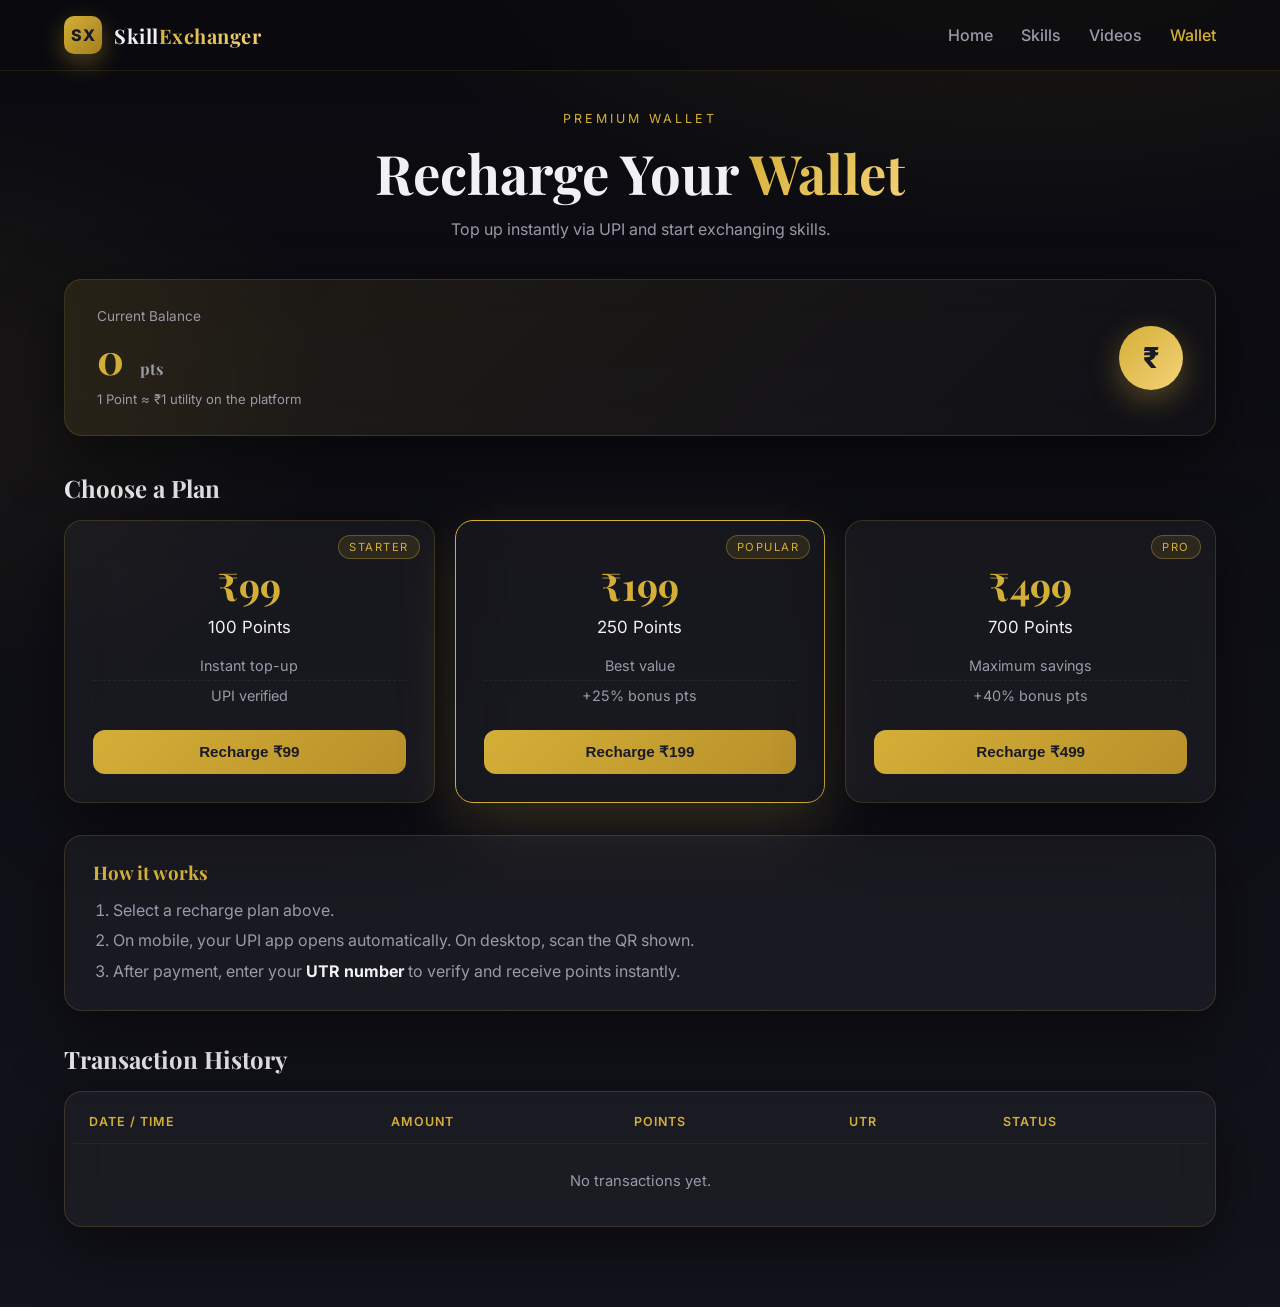
<file: public/recharge/index.html>
<!DOCTYPE html>
<html lang="en">
<head>
<meta charset="UTF-8" />
<meta name="viewport" content="width=device-width, initial-scale=1.0" />
<title>Skill Exchanger — Wallet Recharge</title>
<link rel="stylesheet" href="style.css" />
<link rel="preconnect" href="https://fonts.googleapis.com">
<link rel="preconnect" href="https://fonts.gstatic.com" crossorigin>
<link href="https://fonts.googleapis.com/css2?family=Playfair+Display:wght@700;800&family=Inter:wght@300;400;500;600;700&display=swap" rel="stylesheet">
</head>
<body>
  <!-- Navbar -->
  <nav class="navbar">
    <div class="nav-inner">
      <a href="/" class="brand">
        <span class="brand-mark">SX</span>
        <span class="brand-text">Skill<span class="gold">Exchanger</span></span>
      </a>
      <ul class="nav-links">
        <li><a href="/">Home</a></li>
        <li><a href="/skills">Skills</a></li>
        <li><a href="/videos">Videos</a></li>
        <li><a href="#" class="active">Wallet</a></li>
      </ul>
    </div>
  </nav>

  <main class="container">
    <header class="page-header">
      <p class="eyebrow">Premium Wallet</p>
      <h1>Recharge Your <span class="gold">Wallet</span></h1>
      <p class="sub">Top up instantly via UPI and start exchanging skills.</p>
    </header>

    <!-- Balance Card -->
    <section class="glass balance-card">
      <div>
        <p class="label">Current Balance</p>
        <h2 class="balance"><span id="walletBalance">0</span> <small>pts</small></h2>
        <p class="hint">1 Point ≈ ₹1 utility on the platform</p>
      </div>
      <div class="balance-icon">₹</div>
    </section>

    <!-- Plans -->
    <section class="plans">
      <h3 class="section-title">Choose a Plan</h3>
      <div class="plan-grid">
        <article class="glass plan-card" data-amount="99" data-points="100">
          <div class="plan-tag">Starter</div>
          <h4>₹99</h4>
          <p class="points">100 Points</p>
          <ul>
            <li>Instant top-up</li>
            <li>UPI verified</li>
          </ul>
          <button class="btn-recharge" data-amount="99" data-points="100">Recharge ₹99</button>
        </article>

        <article class="glass plan-card featured" data-amount="199" data-points="250">
          <div class="plan-tag">Popular</div>
          <h4>₹199</h4>
          <p class="points">250 Points</p>
          <ul>
            <li>Best value</li>
            <li>+25% bonus pts</li>
          </ul>
          <button class="btn-recharge" data-amount="199" data-points="250">Recharge ₹199</button>
        </article>

        <article class="glass plan-card" data-amount="499" data-points="700">
          <div class="plan-tag">Pro</div>
          <h4>₹499</h4>
          <p class="points">700 Points</p>
          <ul>
            <li>Maximum savings</li>
            <li>+40% bonus pts</li>
          </ul>
          <button class="btn-recharge" data-amount="499" data-points="700">Recharge ₹499</button>
        </article>
      </div>
    </section>

    <!-- Instructions -->
    <section class="glass instructions">
      <h3>How it works</h3>
      <ol>
        <li>Select a recharge plan above.</li>
        <li>On mobile, your UPI app opens automatically. On desktop, scan the QR shown.</li>
        <li>After payment, enter your <strong>UTR number</strong> to verify and receive points instantly.</li>
      </ol>
    </section>

    <!-- Transaction History -->
    <section class="history">
      <h3 class="section-title">Transaction History</h3>
      <div class="glass">
        <table id="historyTable">
          <thead>
            <tr><th>Date / Time</th><th>Amount</th><th>Points</th><th>UTR</th><th>Status</th></tr>
          </thead>
          <tbody id="historyBody">
            <tr class="empty"><td colspan="5">No transactions yet.</td></tr>
          </tbody>
        </table>
      </div>
    </section>
  </main>

  <!-- Payment Modal -->
  <div class="modal-backdrop" id="paymentModal">
    <div class="modal glass">
      <button class="close-btn" data-close>&times;</button>
      <h3>Pay <span class="gold" id="payAmount">₹0</span></h3>
      <p class="modal-sub">You'll receive <strong id="payPoints">0</strong> points after verification.</p>

      <div id="qrSection" class="qr-section">
        <p class="label">Scan with any UPI app</p>
        <div class="qr-wrap"><img id="qrImage" alt="UPI QR" /></div>
        <p class="upi-id">UPI ID: <strong>9773819327@ptsbi</strong></p>
      </div>

      <div id="mobileSection" class="mobile-section">
        <p>Opening your UPI app…</p>
        <a id="upiLink" class="btn-primary" href="#">Open UPI App</a>
      </div>

      <div class="utr-form">
        <label for="utrInput">Enter UTR / Transaction ID</label>
        <input id="utrInput" type="text" placeholder="e.g. 4239XXXXXXXX" maxlength="30" />
        <button id="verifyBtn" class="btn-primary">
          <span class="btn-label">Verify & Add Points</span>
          <span class="spinner" hidden></span>
        </button>
      </div>
    </div>
  </div>

  <!-- Success / Error popups -->
  <div class="popup" id="successPopup">
    <div class="popup-inner glass">
      <div class="popup-icon success">✓</div>
      <h3>Payment Verified!</h3>
      <p id="successMsg">Points added to your wallet.</p>
      <button class="btn-primary" data-close-popup>Awesome</button>
    </div>
  </div>

  <div class="popup" id="errorPopup">
    <div class="popup-inner glass">
      <div class="popup-icon error">!</div>
      <h3>Verification Failed</h3>
      <p id="errorMsg">Something went wrong. Please try again.</p>
      <button class="btn-primary" data-close-popup>Close</button>
    </div>
  </div>

  <script src="script.js"></script>
</body>
</html>
</file>
<file: public/recharge/style.css>
/* ===== Premium Dark + Gold Theme ===== */
:root{
  --bg-1:#0a0a0f;
  --bg-2:#13131c;
  --bg-3:#1a1a26;
  --gold:#d4af37;
  --gold-2:#f5d27a;
  --gold-glow:rgba(212,175,55,.35);
  --text:#f1f1f5;
  --muted:#9a9aa8;
  --danger:#ff5b6e;
  --success:#3ddc97;
  --glass-bg:rgba(255,255,255,.04);
  --glass-border:rgba(212,175,55,.18);
  --radius:18px;
  --shadow:0 20px 60px rgba(0,0,0,.5);
  font-family:'Inter',system-ui,sans-serif;
}
*{box-sizing:border-box;margin:0;padding:0}
html,body{background:var(--bg-1);color:var(--text);min-height:100%}
body{
  background:
    radial-gradient(1200px 600px at 80% -10%,rgba(212,175,55,.12),transparent 60%),
    radial-gradient(800px 500px at -10% 30%,rgba(212,175,55,.08),transparent 60%),
    linear-gradient(180deg,var(--bg-1),var(--bg-2));
  min-height:100vh;
}
a{color:inherit;text-decoration:none}
.gold{color:var(--gold);background:linear-gradient(135deg,var(--gold),var(--gold-2));-webkit-background-clip:text;background-clip:text;-webkit-text-fill-color:transparent}

/* ===== Navbar ===== */
.navbar{
  position:sticky;top:0;z-index:50;
  backdrop-filter:blur(14px);
  background:rgba(10,10,15,.65);
  border-bottom:1px solid rgba(212,175,55,.12);
}
.nav-inner{
  max-width:1200px;margin:0 auto;
  display:flex;align-items:center;justify-content:space-between;
  padding:16px 24px;
}
.brand{display:flex;align-items:center;gap:12px;font-weight:700}
.brand-mark{
  width:38px;height:38px;border-radius:10px;
  display:grid;place-items:center;
  background:linear-gradient(135deg,var(--gold),#a37e1f);
  color:#1a1a26;font-weight:800;letter-spacing:.5px;
  box-shadow:0 8px 24px var(--gold-glow);
}
.brand-text{font-family:'Playfair Display',serif;font-size:1.25rem;letter-spacing:.5px}
.nav-links{display:flex;gap:28px;list-style:none}
.nav-links a{color:var(--muted);font-weight:500;transition:color .25s}
.nav-links a:hover,.nav-links a.active{color:var(--gold)}

/* ===== Layout ===== */
.container{max-width:1200px;margin:0 auto;padding:40px 24px 80px}
.page-header{text-align:center;margin-bottom:40px}
.eyebrow{text-transform:uppercase;letter-spacing:3px;color:var(--gold);font-size:.78rem;margin-bottom:10px}
.page-header h1{font-family:'Playfair Display',serif;font-size:clamp(2rem,5vw,3.4rem);margin-bottom:10px}
.sub{color:var(--muted)}
.section-title{font-family:'Playfair Display',serif;font-size:1.5rem;margin:32px 0 16px}

/* ===== Glass ===== */
.glass{
  background:var(--glass-bg);
  border:1px solid var(--glass-border);
  border-radius:var(--radius);
  backdrop-filter:blur(20px);
  box-shadow:var(--shadow);
}

/* ===== Balance Card ===== */
.balance-card{
  padding:28px 32px;display:flex;justify-content:space-between;align-items:center;
  background:linear-gradient(135deg,rgba(212,175,55,.10),rgba(255,255,255,.02));
}
.label{color:var(--muted);font-size:.85rem;margin-bottom:6px}
.balance{font-family:'Playfair Display',serif;font-size:2.6rem;color:var(--gold)}
.balance small{font-size:1rem;color:var(--muted);margin-left:6px}
.hint{color:var(--muted);font-size:.82rem;margin-top:6px}
.balance-icon{
  width:64px;height:64px;border-radius:50%;
  display:grid;place-items:center;font-size:1.8rem;font-weight:800;color:#1a1a26;
  background:linear-gradient(135deg,var(--gold),var(--gold-2));
  box-shadow:0 10px 30px var(--gold-glow);
}

/* ===== Plans ===== */
.plans{margin-top:36px}
.plan-grid{display:grid;grid-template-columns:repeat(auto-fit,minmax(260px,1fr));gap:20px}
.plan-card{
  padding:28px;text-align:center;position:relative;
  transition:transform .35s ease,box-shadow .35s ease,border-color .35s;
}
.plan-card:hover{transform:translateY(-6px);border-color:var(--gold);box-shadow:0 25px 70px rgba(212,175,55,.18)}
.plan-card h4{font-family:'Playfair Display',serif;font-size:2.4rem;color:var(--gold);margin:10px 0 6px}
.plan-card .points{font-size:1.05rem;color:var(--text);margin-bottom:14px}
.plan-card ul{list-style:none;color:var(--muted);font-size:.9rem;margin-bottom:20px}
.plan-card ul li{padding:6px 0;border-top:1px dashed rgba(255,255,255,.06)}
.plan-card ul li:first-child{border-top:none}
.plan-tag{
  position:absolute;top:14px;right:14px;
  font-size:.7rem;letter-spacing:1.5px;text-transform:uppercase;
  background:rgba(212,175,55,.12);color:var(--gold);
  padding:4px 10px;border-radius:999px;border:1px solid var(--gold-glow);
}
.plan-card.featured{border-color:var(--gold);box-shadow:0 20px 60px rgba(212,175,55,.18)}
.btn-recharge,.btn-primary{
  cursor:pointer;border:none;width:100%;
  padding:13px 18px;border-radius:12px;font-weight:600;font-size:.95rem;
  background:linear-gradient(135deg,var(--gold),#b8902a);color:#1a1a26;
  transition:transform .2s ease,box-shadow .25s ease,filter .2s;
  display:inline-flex;align-items:center;justify-content:center;gap:10px;
}
.btn-recharge:hover,.btn-primary:hover{transform:translateY(-2px);box-shadow:0 12px 30px var(--gold-glow);filter:brightness(1.05)}
.btn-recharge:active,.btn-primary:active{transform:translateY(0)}

/* ===== Instructions ===== */
.instructions{padding:24px 28px;margin-top:32px}
.instructions h3{font-family:'Playfair Display',serif;margin-bottom:10px;color:var(--gold)}
.instructions ol{padding-left:20px;color:var(--muted);line-height:1.9}
.instructions strong{color:var(--text)}

/* ===== History Table ===== */
.history .glass{padding:8px;overflow:hidden}
table{width:100%;border-collapse:collapse;font-size:.92rem}
th,td{padding:14px 16px;text-align:left;border-bottom:1px solid rgba(255,255,255,.05)}
th{color:var(--gold);font-weight:600;font-size:.78rem;text-transform:uppercase;letter-spacing:1px}
tr:last-child td{border-bottom:none}
.status-pill{padding:4px 10px;border-radius:999px;font-size:.75rem;font-weight:600}
.status-success{background:rgba(61,220,151,.12);color:var(--success)}
.status-failed{background:rgba(255,91,110,.12);color:var(--danger)}
.status-pending{background:rgba(212,175,55,.12);color:var(--gold)}
.empty td{text-align:center;color:var(--muted);padding:28px}

/* ===== Modal ===== */
.modal-backdrop{
  position:fixed;inset:0;background:rgba(5,5,10,.7);backdrop-filter:blur(6px);
  display:none;align-items:center;justify-content:center;z-index:100;padding:20px;
}
.modal-backdrop.active{display:flex;animation:fadeIn .25s ease}
.modal{
  width:100%;max-width:440px;padding:32px;position:relative;
  animation:popIn .35s cubic-bezier(.2,.9,.3,1.2);
}
.modal h3{font-family:'Playfair Display',serif;font-size:1.7rem;margin-bottom:6px;text-align:center}
.modal-sub{text-align:center;color:var(--muted);margin-bottom:20px}
.close-btn{
  position:absolute;top:12px;right:14px;background:transparent;border:none;
  color:var(--muted);font-size:1.8rem;cursor:pointer;line-height:1;
}
.close-btn:hover{color:var(--gold)}

.qr-section,.mobile-section{text-align:center;margin-bottom:22px}
.qr-wrap{
  width:220px;height:220px;margin:14px auto;
  background:#fff;border-radius:14px;padding:10px;
  box-shadow:0 0 0 1px var(--gold-glow),0 18px 40px rgba(0,0,0,.5);
  display:grid;place-items:center;
}
.qr-wrap img{width:100%;height:100%;object-fit:contain}
.upi-id{color:var(--muted);font-size:.88rem}
.upi-id strong{color:var(--gold)}
.mobile-section{display:none}
.mobile-section a{display:inline-block;margin-top:10px;text-decoration:none;width:auto;padding:13px 28px}

.utr-form{display:flex;flex-direction:column;gap:10px;margin-top:16px}
.utr-form label{font-size:.85rem;color:var(--muted)}
.utr-form input{
  padding:13px 14px;border-radius:12px;border:1px solid rgba(212,175,55,.2);
  background:rgba(255,255,255,.04);color:var(--text);font-size:.95rem;outline:none;
  transition:border-color .2s,box-shadow .2s;
}
.utr-form input:focus{border-color:var(--gold);box-shadow:0 0 0 3px var(--gold-glow)}

/* ===== Spinner ===== */
.spinner{
  width:18px;height:18px;border-radius:50%;
  border:2px solid rgba(26,26,38,.35);border-top-color:#1a1a26;
  animation:spin .8s linear infinite;
}
@keyframes spin{to{transform:rotate(360deg)}}

/* ===== Popups ===== */
.popup{
  position:fixed;inset:0;background:rgba(5,5,10,.7);backdrop-filter:blur(6px);
  display:none;align-items:center;justify-content:center;z-index:200;padding:20px;
}
.popup.active{display:flex;animation:fadeIn .25s ease}
.popup-inner{padding:32px;max-width:380px;width:100%;text-align:center;animation:popIn .35s cubic-bezier(.2,.9,.3,1.2)}
.popup-icon{
  width:64px;height:64px;border-radius:50%;margin:0 auto 14px;
  display:grid;place-items:center;font-size:2rem;font-weight:800;
}
.popup-icon.success{background:rgba(61,220,151,.12);color:var(--success);border:2px solid var(--success)}
.popup-icon.error{background:rgba(255,91,110,.12);color:var(--danger);border:2px solid var(--danger)}
.popup-inner h3{font-family:'Playfair Display',serif;margin-bottom:8px}
.popup-inner p{color:var(--muted);margin-bottom:18px}

@keyframes fadeIn{from{opacity:0}to{opacity:1}}
@keyframes popIn{from{opacity:0;transform:scale(.92)}to{opacity:1;transform:scale(1)}}

/* ===== Responsive ===== */
@media (max-width:720px){
  .nav-links{display:none}
  .balance-card{flex-direction:column;align-items:flex-start;gap:18px}
  .balance{font-size:2rem}
  table{font-size:.82rem}
  th,td{padding:10px 8px}
}
</file>
